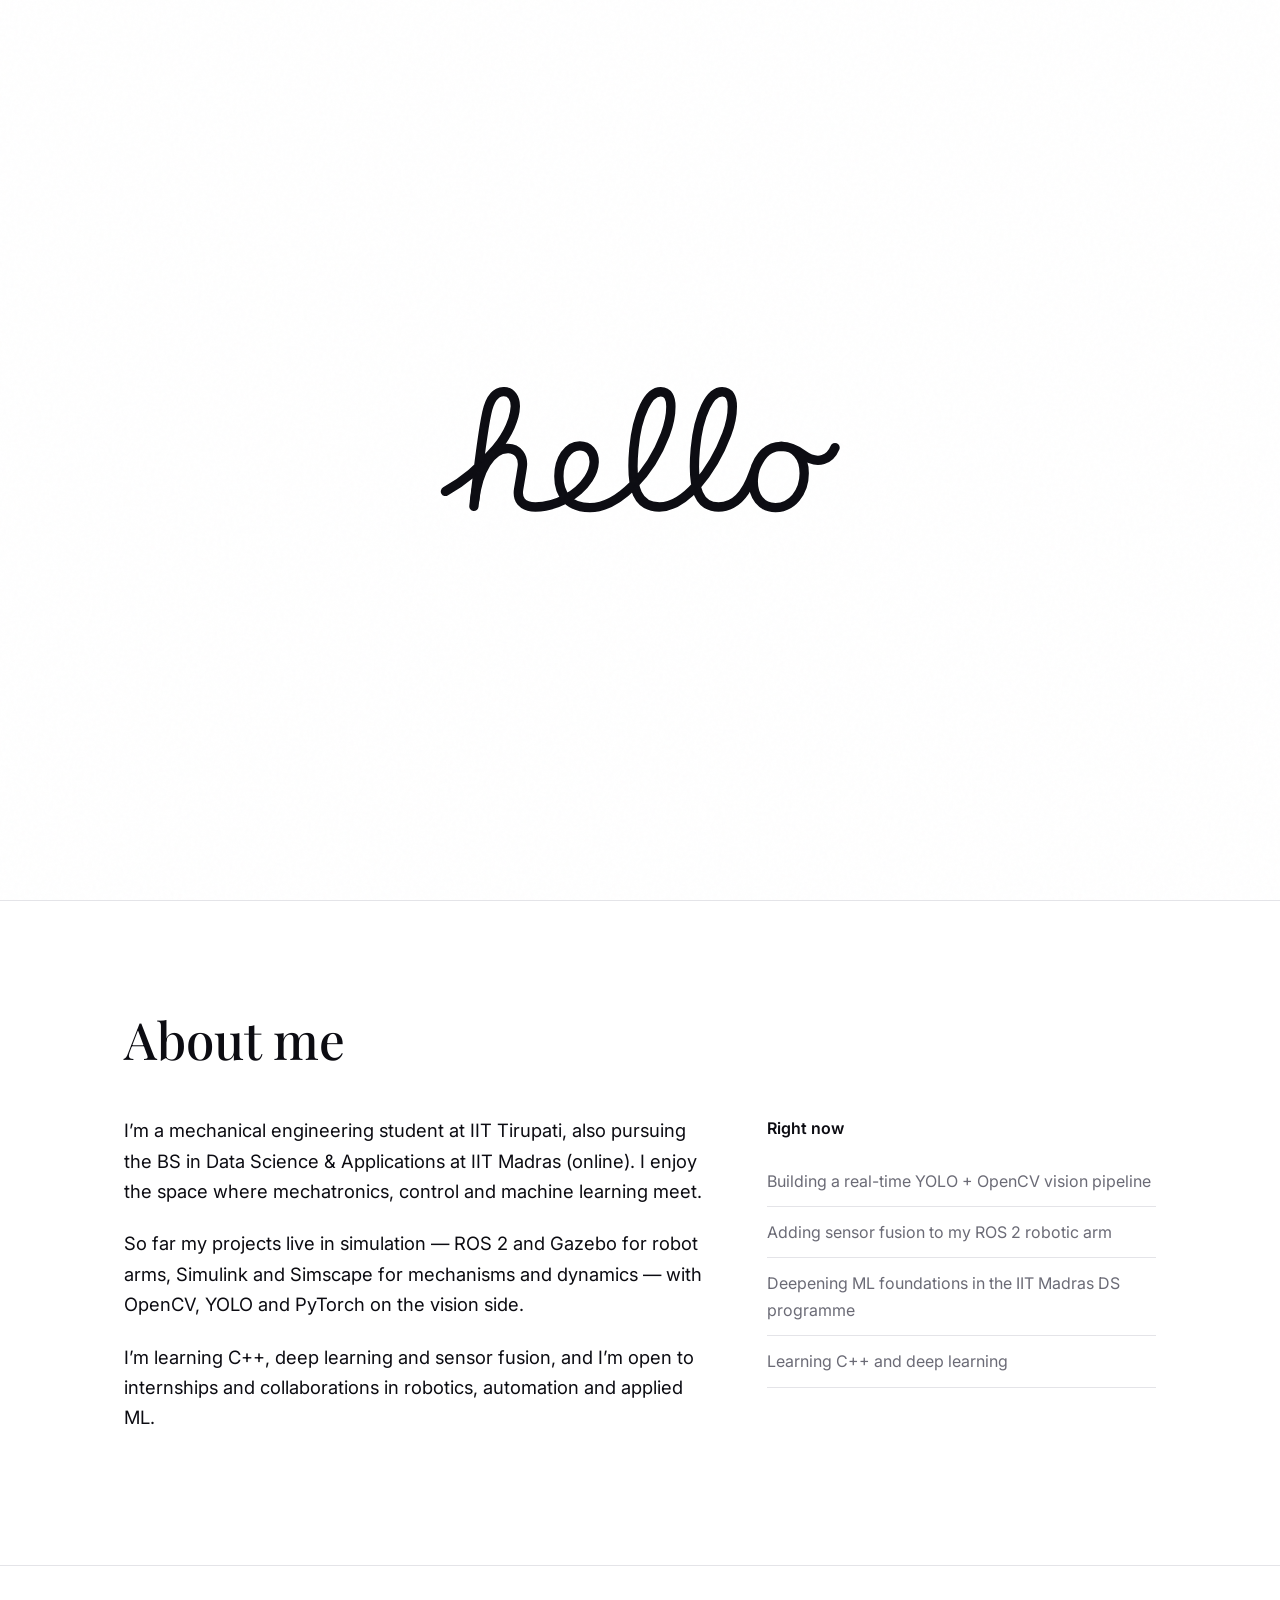
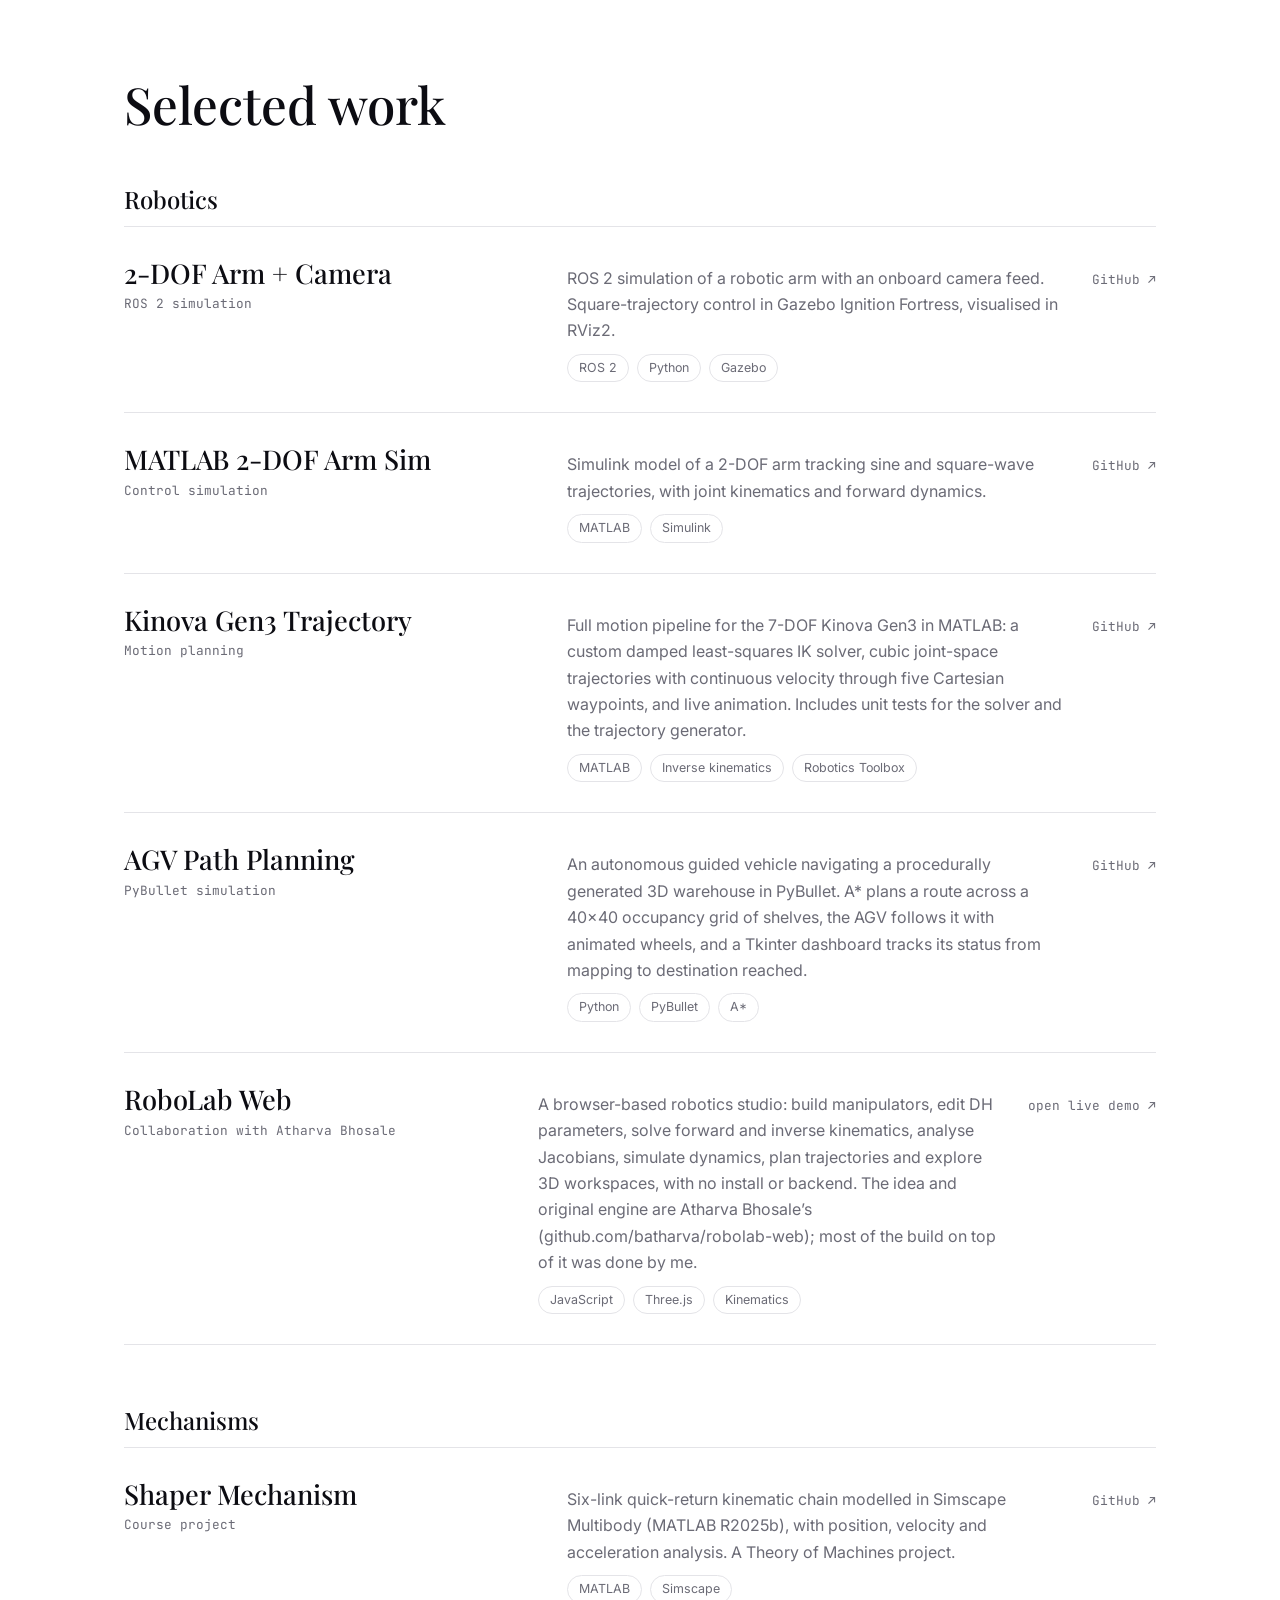
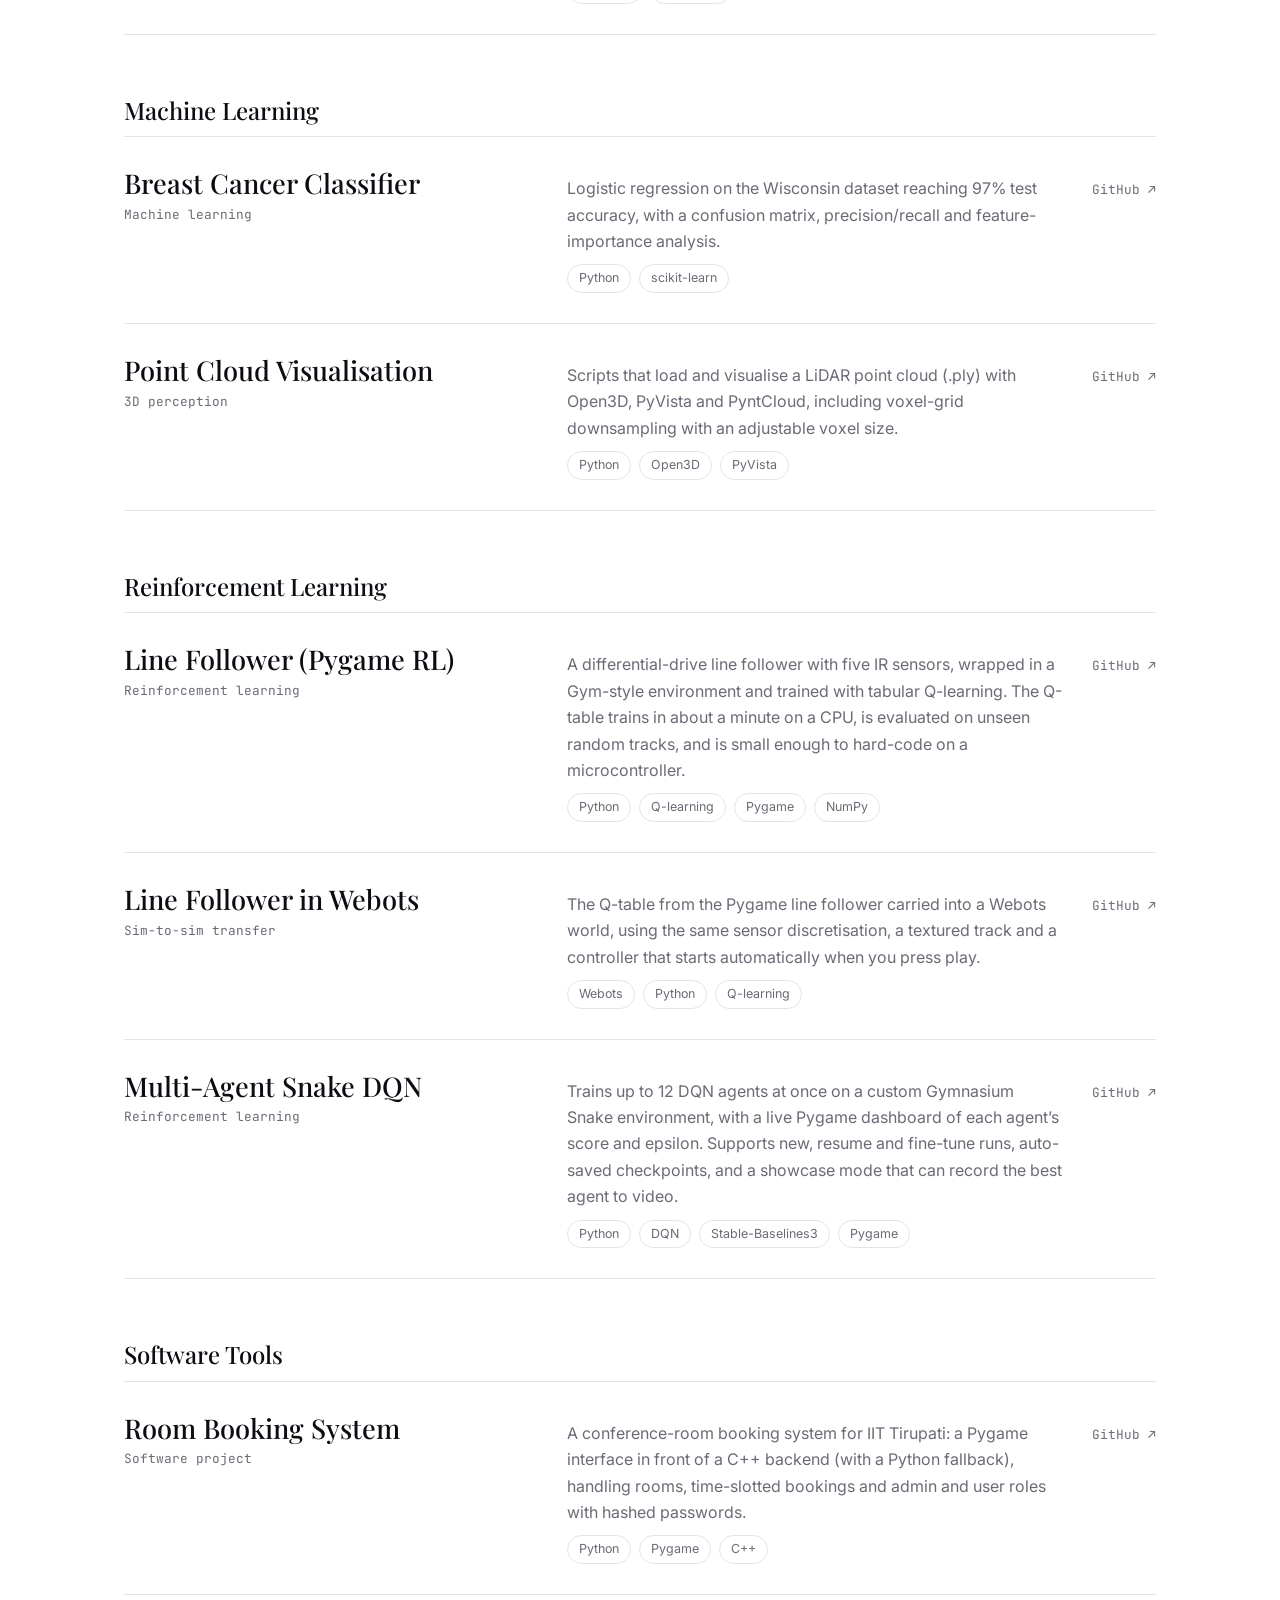
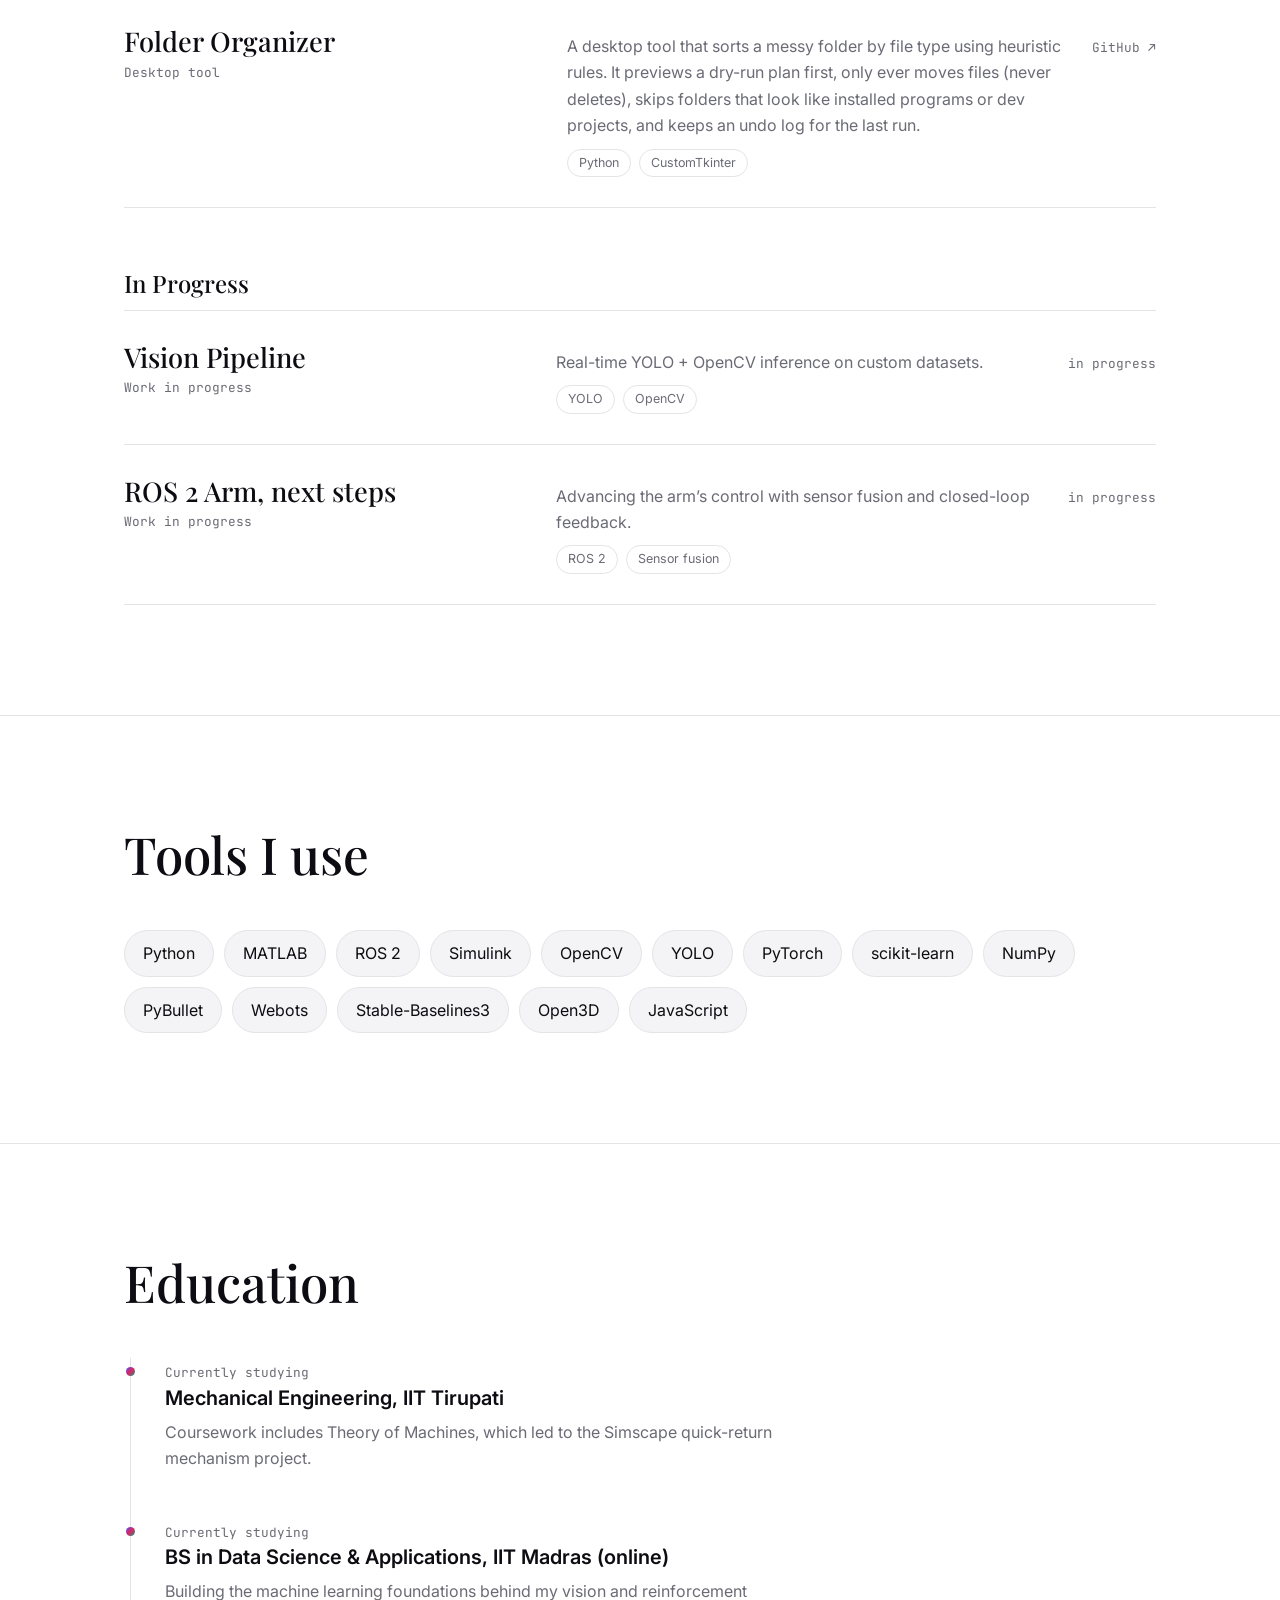
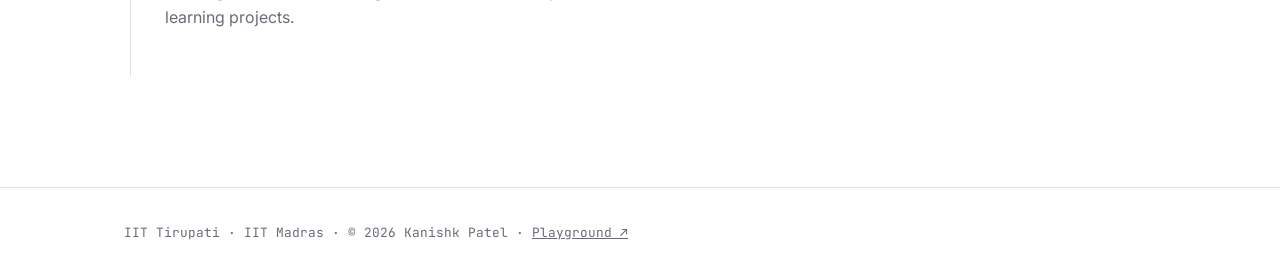
<file: index.html>
<!DOCTYPE html><html lang="en"><head><meta charset="utf-8"><meta name="viewport" content="width=device-width, initial-scale=1, viewport-fit=cover">
<title>Kanishk Patel | Robotics, Control & ML</title><meta name="description" content="Kanishk Patel: robotics, control, computer vision and machine learning projects.">
<meta name="theme-color" content="#ffffff" media="(prefers-color-scheme: light)"><meta name="theme-color" content="#0a0a0f" media="(prefers-color-scheme: dark)">
<link rel="icon" href="favicon-light.svg" media="(prefers-color-scheme: light)"><link rel="icon" href="favicon-dark.svg" media="(prefers-color-scheme: dark)">
<link rel="preconnect" href="https://fonts.googleapis.com"><link rel="preconnect" href="https://fonts.gstatic.com" crossorigin>
<link href="https://fonts.googleapis.com/css2?family=Alex+Brush&family=Inter:wght@400;500;600;900&family=JetBrains+Mono:wght@400&family=Playfair+Display:wght@500&display=swap" rel="stylesheet">
<link rel="stylesheet" href="styles.css"></head><body data-page="home"><div id="intro"><svg viewBox="0 0 638 200" fill="none" stroke="currentColor" stroke-width="14.9" stroke-linecap="round" aria-hidden="true"><path d="M8.69214 166.553C36.2393 151.239 61.3409 131.548 89.8191 98.0295C109.203 75.1488 119.625 49.0228 120.122 31.0026C120.37 17.6036 113.836 7.43883 101.759 7.43883C88.3598 7.43883 79.9231 17.6036 74.7122 40.9363C69.005 66.5793 64.7866 96.0036 54.1166 190.356" pathLength="1"/><path d="M55.1624 181.135C60.6251 133.114 81.4118 98.0479 107.963 98.0479C123.844 98.0479 133.937 110.703 131.071 128.817C129.457 139.487 127.587 150.405 125.408 163.06C122.869 178.941 130.128 191.348 152.122 191.348C184.197 191.348 219.189 173.523 237.097 145.915C243.198 136.509 245.68 128.073 245.928 119.884C246.176 104.996 237.739 93.8296 222.851 93.8296C203.992 93.8296 189.6 115.17 189.6 142.465C189.6 171.745 205.481 192.341 239.208 192.341C285.066 192.341 335.86 137.292 359.199 75.8585C365.788 58.513 368.26 42.4065 368.26 31.1512C368.26 17.8057 364.042 7.55823 352.131 7.55823C340.469 7.55823 332.777 16.6141 325.829 30.9129C317.688 47.4967 311.667 71.4162 309.203 98.4549C303 166.301 316.896 191.348 349.936 191.348C390 191.348 434.542 135.534 457.286 75.6686C463.803 58.513 466.275 42.4065 466.275 31.1512C466.275 17.8057 462.057 7.55823 450.146 7.55823C438.484 7.55823 430.792 16.6141 423.844 30.9129C415.703 47.4967 409.682 71.4162 407.218 98.4549C401.015 166.301 414.911 191.348 444.416 191.348C473.874 191.348 489.877 165.67 499.471 138.402C508.955 111.447 520.618 94.8221 544.935 94.8221C565.035 94.8221 580.916 109.71 580.916 137.75C580.916 168.768 560.792 192.093 535.362 192.341C512.984 192.589 498.285 174.475 499.774 147.179C501.511 116.907 519.873 94.8221 543.943 94.8221C557.839 94.8221 569.51 100.999 578.682 107.725C603.549 125.866 622.709 114.656 630.047 96.7186" pathLength="1"/></svg></div><nav><div class="wrap"><a class="sig" href="index.html" id="navName"></a>
<ul><li><a href="index.html#about">About</a></li><li><a href="index.html#work">Work</a></li><li><a href="index.html#skills">Skills</a></li><li><a href="index.html#education">Education</a></li><li><a href="contact.html">Contact</a></li></ul>
<button id="theme" aria-label="Toggle light and dark theme">◐</button></div></nav>
<header class="hero"><div class="dots"></div><div class="beam l"></div><div class="beam r"></div>
<div class="hwrap"><div class="top"><p class="note" id="hi"></p><a class="gh" id="gh" target="_blank" rel="noopener" aria-label="GitHub"><svg width="32" height="32" viewBox="0 0 24 24" fill="none" stroke="currentColor" stroke-width="2" stroke-linecap="round" stroke-linejoin="round"><path d="M15 22v-4a4.8 4.8 0 0 0-1-3.5c3 0 6-2 6-5.5.08-1.25-.27-2.48-1-3.5.28-1.15.28-2.35 0-3.5 0 0-1 0-3 1.5-2.64-.5-5.36-.5-8 0C6 2 5 2 5 2c-.3 1.15-.3 2.35 0 3.5A5.4 5.4 0 0 0 4 9c0 3.5 3 5.5 6 5.5-.39.49-.68 1.05-.85 1.65-.17.6-.22 1.23-.15 1.85v4"/><path d="M9 18c-4.51 2-5-2-7-2"/></svg></a></div>
<h1 class="big" id="headline"></h1>
<div class="foot"><i></i><span class="loc" id="loc"></span><a class="pill" href="#work" aria-label="See my work"><span>See my work</span><b>↘</b></a></div></div></header>
<a class="tab" href="contact.html" id="availText">Available for opportunities</a>
<main><section id="about"><div class="wrap"><h2>About me</h2><div class="about"><div id="bio"></div><div><h3 class="sub">Right now</h3><ul class="now" id="now"></ul></div></div></div></section>
<section id="work"><div class="wrap"><h2>Selected work</h2><div id="projects"></div></div></section>
<section id="skills"><div class="wrap"><h2>Tools I use</h2><div class="chips" id="skillGrid"></div></div></section>
<section id="education"><div class="wrap"><h2>Education</h2><div class="tl" id="timeline"></div></div></section></main>
<footer><div class="wrap mono" id="foot"></div></footer><script src="data.js"></script><script src="app.js"></script></body></html>
</file>
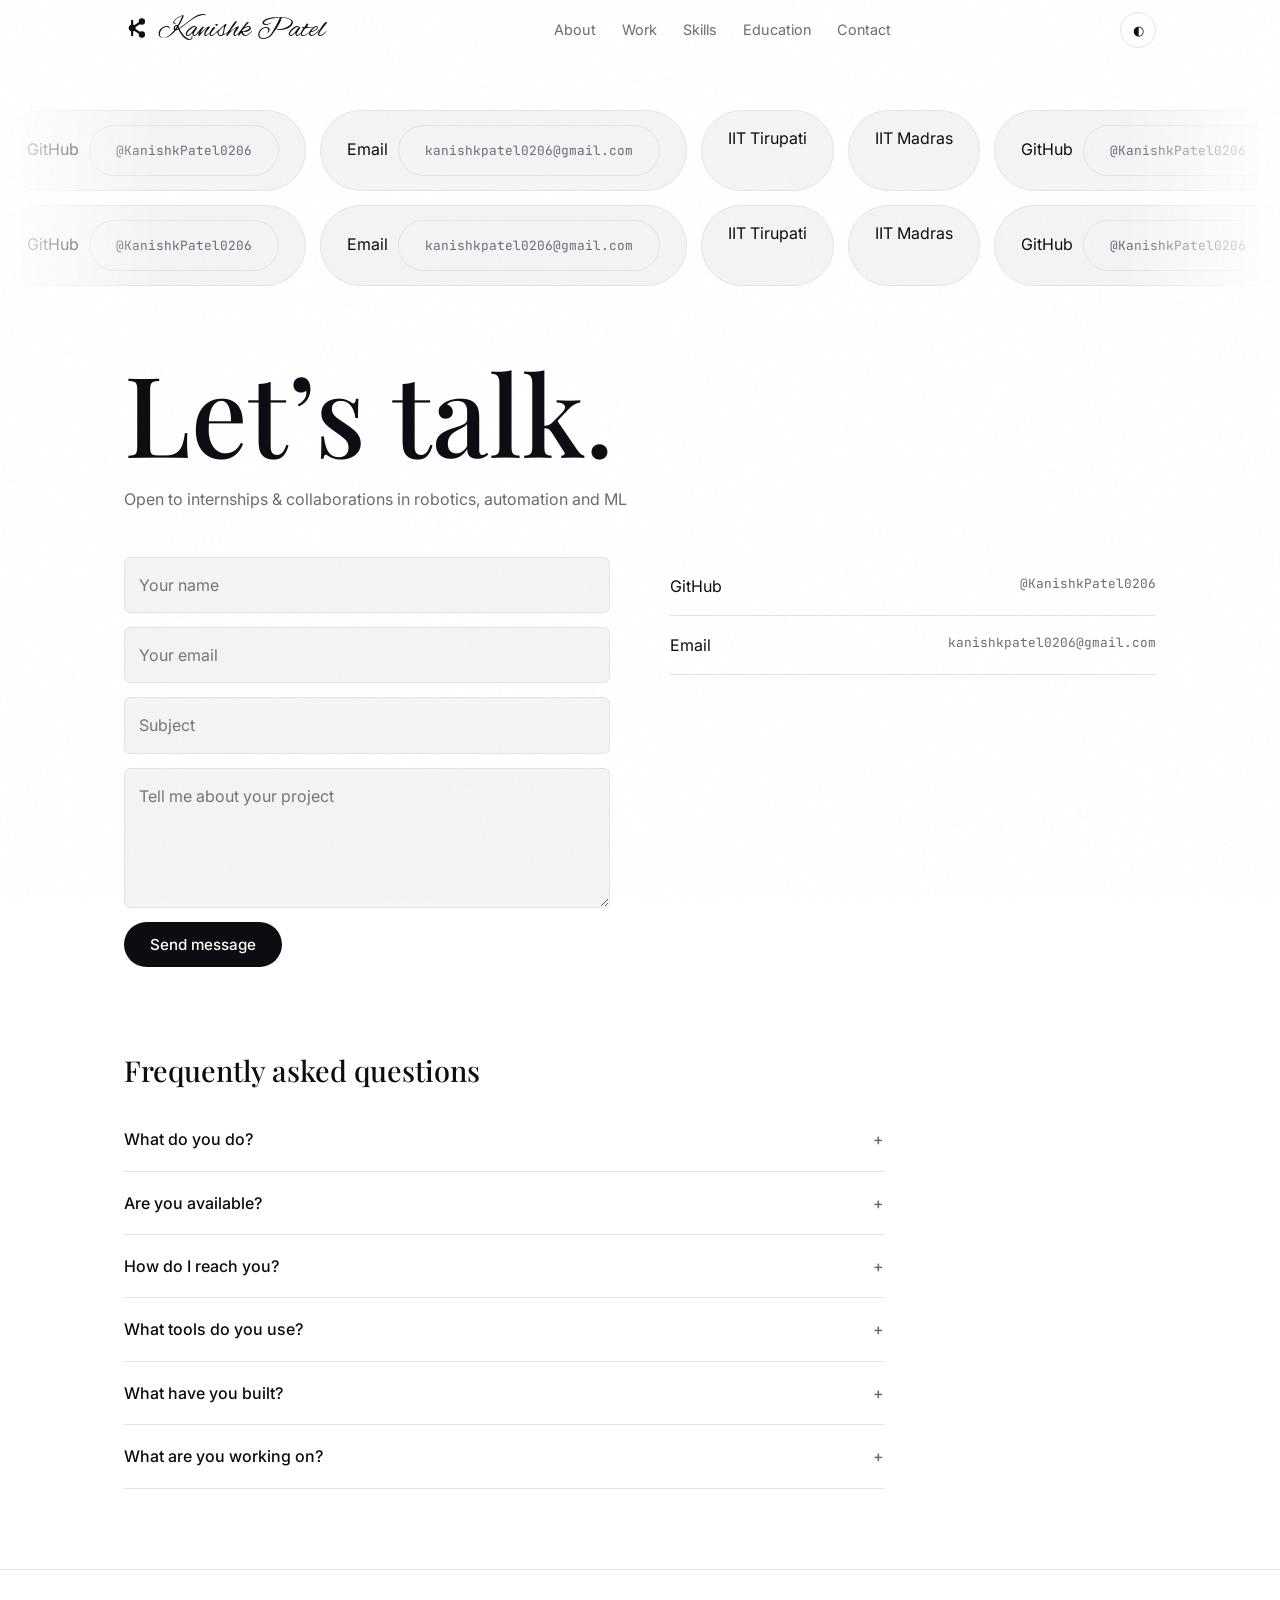
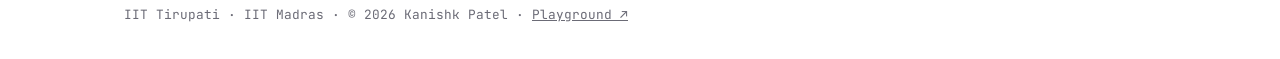
<file: contact.html>
<!DOCTYPE html><html lang="en"><head><meta charset="utf-8"><meta name="viewport" content="width=device-width, initial-scale=1, viewport-fit=cover">
<title>Contact | Kanishk Patel</title><meta name="description" content="Kanishk Patel: robotics, control, computer vision and machine learning projects.">
<meta name="theme-color" content="#ffffff" media="(prefers-color-scheme: light)"><meta name="theme-color" content="#0a0a0f" media="(prefers-color-scheme: dark)">
<link rel="icon" href="favicon-light.svg" media="(prefers-color-scheme: light)"><link rel="icon" href="favicon-dark.svg" media="(prefers-color-scheme: dark)">
<link rel="preconnect" href="https://fonts.googleapis.com"><link rel="preconnect" href="https://fonts.gstatic.com" crossorigin>
<link href="https://fonts.googleapis.com/css2?family=Alex+Brush&family=Inter:wght@400;500;600;900&family=JetBrains+Mono:wght@400&family=Playfair+Display:wght@500&display=swap" rel="stylesheet">
<link rel="stylesheet" href="styles.css"></head><body data-page="contact"><nav><div class="wrap"><a class="sig" href="index.html" id="navName"></a>
<ul><li><a href="index.html#about">About</a></li><li><a href="index.html#work">Work</a></li><li><a href="index.html#skills">Skills</a></li><li><a href="index.html#education">Education</a></li><li><a href="contact.html">Contact</a></li></ul>
<button id="theme" aria-label="Toggle light and dark theme">◐</button></div></nav>
<main class="cpage"><div class="marq" aria-hidden="true"><div id="m1"></div></div><div class="marq rev" aria-hidden="true"><div id="m2"></div></div>
<div class="wrap"><p class="talk">Let’s talk.</p><p class="lead" id="lead"></p>
<div class="contact"><form id="form"><input name="name" placeholder="Your name" required aria-label="Your name"><input name="email" type="email" placeholder="Your email" required aria-label="Your email"><input name="subject" placeholder="Subject" aria-label="Subject"><textarea name="msg" placeholder="Tell me about your project" required aria-label="Message"></textarea><button class="btn" type="submit">Send message</button></form>
<div class="links" id="links"></div></div>
<div class="faq"><h3>Frequently asked questions</h3><div id="faq"></div></div></div></main>
<footer><div class="wrap mono" id="foot"></div></footer><script src="data.js"></script><script src="app.js"></script></body></html>
</file>
<file: styles.css>
:root{--bg:#fff;--fg:#0c0c12;--mut:#6b6b76;--line:#e4e4e8;--acc:#4254ff;--dot:#888;--card:#f4f4f6;--beam:0,0,0;--c1:#4254ff;--c2:#e0245e;--c3:#0d9488;--orb:.16}
@media(prefers-color-scheme:dark){:root:not([data-theme=light]){--bg:#0a0a0f;--fg:#f2f2f5;--mut:#9a9aa6;--line:#22222b;--acc:#8a96ff;--dot:#444;--card:#14141b;--beam:255,255,255;--c1:#8a96ff;--c2:#ff7eb6;--c3:#5eead4;--orb:.22}}
:root[data-theme=dark]{--bg:#0a0a0f;--fg:#f2f2f5;--mut:#9a9aa6;--line:#22222b;--acc:#8a96ff;--dot:#444;--card:#14141b;--beam:255,255,255;--c1:#8a96ff;--c2:#ff7eb6;--c3:#5eead4;--orb:.22}
*{box-sizing:border-box;margin:0}
html{scroll-behavior:smooth;scroll-padding-top:72px}
body{background:var(--bg);color:var(--fg);font:16px/1.65 Inter,system-ui,sans-serif;overflow-x:hidden}
a{color:inherit}:focus-visible{outline:2px solid var(--acc);outline-offset:3px}
.wrap{max-width:1080px;margin:0 auto;padding:0 24px}
.mono{font-family:"JetBrains Mono",monospace;font-size:.8rem;color:var(--mut)}
section{padding:110px 0;border-top:1px solid var(--line)}
h2,.gt,.proj h3,.talk,.faq h3,.stats b{font-family:"Playfair Display",Georgia,serif;font-weight:500}
h2{font-size:clamp(2rem,5vw,3.2rem);line-height:1.1;margin-bottom:48px}
#intro{position:fixed;inset:0;z-index:100;background:var(--bg);display:grid;place-items:center;transition:opacity .7s,visibility .7s}
#intro svg{width:min(70vw,400px)}#intro path{stroke-dasharray:1;stroke-dashoffset:1;animation:draw 1.5s ease forwards}
#intro path+path{animation-delay:.9s;animation-duration:1.8s}
#intro.done{opacity:0;visibility:hidden}@keyframes draw{to{stroke-dashoffset:0}}
nav{position:fixed;top:0;left:0;right:0;z-index:50;padding-top:env(safe-area-inset-top,0);backdrop-filter:blur(14px);background:color-mix(in srgb,var(--bg) 78%,transparent)}
nav .wrap{display:flex;align-items:center;justify-content:space-between;height:60px}
.sig{font-family:"Alex Brush",cursive;font-size:1.9rem;text-decoration:none}
nav ul{display:flex;gap:26px;list-style:none;padding:0;font-size:.9rem}nav ul a{text-decoration:none;color:var(--mut)}nav ul a:hover{color:var(--fg)}
#theme{background:none;border:1px solid var(--line);color:var(--fg);border-radius:50%;width:36px;height:36px;cursor:pointer}
.hero{position:relative;min-height:100svh;display:flex;align-items:center;padding:130px 0 70px;overflow:hidden}
.dots{position:absolute;inset:0;background:radial-gradient(circle,var(--dot) .5px,transparent .5px) 0 0/24px 24px;opacity:.25}
.beam{position:absolute;top:-10%;width:520px;height:130%;pointer-events:none;background:radial-gradient(50% 50% at 50% 50%,rgba(var(--beam),.1),transparent 75%);transform-origin:top;animation:beam 1s 2.6s both}
.beam.l{left:2%;transform:rotate(-30deg)}.beam.r{right:2%;transform:rotate(30deg)}@keyframes beam{from{opacity:0}}
.hwrap{position:relative;width:100%;max-width:105rem;margin:0 auto;padding:0 24px 0 72px}
.top{display:flex;justify-content:space-between;align-items:flex-start;gap:24px}
.note{font-size:.7rem;letter-spacing:.2em;text-transform:uppercase;font-weight:500;color:var(--mut);line-height:1.8;max-width:230px}
.gh{color:var(--acc);opacity:.7}.gh:hover{opacity:1}
.big{font-weight:900;text-transform:uppercase;line-height:.85;letter-spacing:-.05em;font-size:clamp(3rem,11vw,13rem);margin-top:30px}
.big .ln{display:flex;align-items:center;gap:.06em;width:fit-content;opacity:0;transform:translateY(30px);animation:up .9s 2.5s forwards}
.big .ln:nth-child(2){margin-left:.5em;animation-delay:2.65s}.big .ln:nth-child(3){animation-delay:2.8s}
.big span{background:linear-gradient(120deg,var(--fg) 30%,var(--mut) 50%,var(--fg) 70%) 0 0/200%;-webkit-background-clip:text;background-clip:text;color:transparent;animation:shine 5s linear infinite}
@keyframes up{to{opacity:1;transform:none}}@keyframes shine{from{background-position:200%}to{background-position:-200%}}
.foot{display:flex;align-items:center;gap:24px;margin-top:70px}.foot>i{flex:1;height:1px;background:var(--line)}
.loc{font-size:.7rem;letter-spacing:.3em;font-weight:700;color:var(--mut);white-space:nowrap}
.pill{display:flex;align-items:center;justify-content:flex-end;height:48px;width:48px;border-radius:99px;background:var(--fg);color:var(--bg);text-decoration:none;overflow:hidden;transition:width .5s;white-space:nowrap}
.pill span{opacity:0;font-size:.8rem;font-weight:600;padding-left:22px;transition:opacity .2s}.pill b{display:grid;place-items:center;min-width:48px;font-weight:400;font-size:1.2rem;transition:transform .5s}
.pill:hover,.pill:focus-visible{width:170px}.pill:hover span,.pill:focus-visible span{opacity:1;transition-delay:.15s}.pill:hover b{transform:rotate(-45deg)}
.tab{position:fixed;left:0;top:50%;transform:translateY(-50%);z-index:40;background:var(--fg);color:var(--bg);writing-mode:vertical-rl;padding:26px 11px;border-radius:0 22px 22px 0;font-size:.62rem;font-weight:900;letter-spacing:.4em;text-decoration:none;text-transform:uppercase}
.about{display:grid;grid-template-columns:1.5fr 1fr;gap:60px}.about p{font-size:1.15rem;margin-bottom:1.2em;max-width:60ch}
.sub{font-size:1rem;font-weight:600;margin-bottom:14px}.now{list-style:none;padding:0}.now li{padding:12px 0;border-bottom:1px solid var(--line);color:var(--mut)}
.group{margin-top:56px}.group:first-of-type{margin-top:0}.gt{font-size:1.5rem;margin-bottom:6px}
.proj{display:grid;grid-template-columns:1fr 1.2fr auto;gap:30px;align-items:baseline;padding:30px 0;border-top:1px solid var(--line);text-decoration:none;transition:padding .25s}
.proj:last-child{border-bottom:1px solid var(--line)}a.proj:hover{padding-left:14px}.proj h3{font-size:1.7rem;line-height:1.2}.proj .mono{display:block;margin-top:4px}.proj p{color:var(--mut)}
.tags,.chips{display:flex;flex-wrap:wrap;gap:8px}.tags{margin-top:10px}.chips{gap:10px}
.tags span{font-size:.78rem;padding:3px 11px;border:1px solid var(--line);border-radius:99px;color:var(--mut)}
.chips span{padding:9px 18px;border:1px solid var(--line);border-radius:99px;background:var(--card)}
.tl{border-left:1px solid var(--line);margin-left:6px}.tl article{position:relative;padding:0 0 46px 34px}
.tl article::before{content:"";position:absolute;left:-5px;top:9px;width:9px;height:9px;border-radius:50%;background:var(--acc)}
.tl h3{font-size:1.25rem;font-weight:600;line-height:1.3}.tl p{color:var(--mut);max-width:62ch;margin-top:8px}
.cpage{padding-top:110px;overflow:hidden}.marq{overflow:hidden;margin-bottom:14px;mask-image:linear-gradient(90deg,transparent,#000 12%,#000 88%,transparent);-webkit-mask-image:linear-gradient(90deg,transparent,#000 12%,#000 88%,transparent)}
.marq>div{display:flex;gap:14px;width:max-content;animation:mq 40s linear infinite}.marq.rev>div{animation-direction:reverse}@keyframes mq{to{transform:translateX(-50%)}}
.marq a,.marq span{display:flex;gap:10px;align-items:baseline;padding:14px 26px;border:1px solid var(--line);border-radius:99px;background:var(--card);text-decoration:none;white-space:nowrap}
.talk{font-size:clamp(2.6rem,9vw,7rem);line-height:1;margin:70px 0 18px}.lead{color:var(--mut);margin-bottom:44px}
.contact{display:grid;grid-template-columns:1fr 1fr;gap:60px}form{display:grid;gap:14px}
input,textarea{width:100%;font:inherit;color:var(--fg);background:var(--card);border:1px solid var(--line);border-radius:6px;padding:14px}textarea{min-height:140px;resize:vertical}
.btn{justify-self:start;padding:13px 26px;border:0;border-radius:99px;background:var(--fg);color:var(--bg);font:500 .95rem Inter;cursor:pointer}
.links a{display:flex;justify-content:space-between;gap:20px;padding:16px 0;border-bottom:1px solid var(--line);text-decoration:none}.links a:hover span:first-child{color:var(--acc)}
.faq{margin:80px 0;max-width:760px}.faq h3{font-size:1.8rem;margin-bottom:14px}
details{border-bottom:1px solid var(--line);padding:18px 0}summary{cursor:pointer;font-weight:500;list-style:none;display:flex;justify-content:space-between}
summary::after{content:"+";color:var(--mut)}details[open] summary::after{content:"\2212"}details p{color:var(--mut);margin-top:10px;max-width:60ch}
footer{padding:34px 0 calc(34px + env(safe-area-inset-bottom,0px));border-top:1px solid var(--line)}
@media(max-width:760px){.hwrap{padding-left:24px}nav ul,.tab{display:none}.top{flex-direction:column}.about,.contact,.proj{grid-template-columns:1fr;gap:30px}.proj{gap:8px}.big .ln:nth-child(2){margin-left:.2em}.beam{display:none}}
@media(prefers-reduced-motion:reduce){*{animation:none!important;transition:none!important}.big span{opacity:1;transform:none}#intro path{stroke-dashoffset:0}.marq>div{width:auto;flex-wrap:wrap}}

.ic{width:.78em;height:.78em;flex:none;fill:none;stroke:currentColor;stroke-width:1.7;stroke-linecap:round;stroke-linejoin:round;cursor:pointer;transition:filter .3s}
.ic:hover{filter:drop-shadow(0 0 .12em currentColor)}.ic.arm{color:#38bdf8}.ic.gear{color:#eab308}.ic.gear circle[stroke-dasharray]{stroke-width:2.2}.ic.net{color:#2dd4bf}
.ic .a1,.ic .a2{transform-box:view-box;animation:swing 4s ease-in-out infinite}.ic .a1{transform-origin:5px 19px}.ic .a2{transform-origin:11px 11px;animation-duration:3s;animation-direction:alternate}
@keyframes swing{0%,100%{transform:rotate(-14deg)}50%{transform:rotate(16deg)}}
.ic .gr{transform-box:view-box;transform-origin:12px 12px;animation:spin 8s linear infinite}.ic.gear:hover .gr{animation-duration:1.2s}@keyframes spin{to{transform:rotate(360deg)}}
.ic .nd{animation:blip 2.4s ease-in-out infinite;fill:currentColor}.ic .nd:nth-of-type(2){animation-delay:.4s}.ic .nd:nth-of-type(3){animation-delay:.8s}.ic .nd:nth-of-type(4){animation-delay:1.2s}@keyframes blip{50%{opacity:.25}}
.big .ln:hover .ic{animation:float 1.6s ease-in-out infinite}@keyframes float{50%{transform:translateY(-.08em) rotate(4deg)}}
.met{position:absolute;width:2px;height:2px;border-radius:50%;background:var(--fg);opacity:0;box-shadow:0 0 0 1px rgba(var(--beam),.08),0 0 14px 2px rgba(var(--beam),.25);animation:meteor 6s linear infinite}
.met::after{content:"";position:absolute;top:50%;right:2px;width:90px;height:1px;transform:translateY(-50%);background:linear-gradient(90deg,transparent,rgba(var(--beam),.45))}
@keyframes meteor{0%{transform:rotate(215deg) translateX(0);opacity:1}70%{opacity:1}100%{transform:rotate(215deg) translateX(-500px);opacity:0}}
#spark{position:fixed;inset:0;z-index:9999;pointer-events:none}
.rv{opacity:0;transform:translateY(24px);transition:opacity .7s,transform .7s;transition-delay:calc(var(--i,0)*60ms)}.rv.in{opacity:1;transform:none}
.proj.rv{transition:opacity .7s,transform .7s,padding .25s}
.sig svg{width:26px;height:26px;vertical-align:-5px;margin-right:8px}.sig svg .a2{transform-box:view-box;transform-origin:10px 16px;animation:swing 5s ease-in-out infinite}
.dot{display:inline-block;width:7px;height:7px;margin-right:8px;border-radius:50%;background:#22c55e;animation:ping 2s ease-out infinite}@keyframes ping{0%{box-shadow:0 0 0 0 rgba(34,197,94,.6)}100%{box-shadow:0 0 0 9px transparent}}
body[data-page=contact] main{animation:fadein .8s both}@keyframes fadein{from{opacity:0;transform:translateY(16px)}}
@media(prefers-reduced-motion:reduce){.rv{opacity:1;transform:none}.met{display:none}}

/* ===== Cursor + motion layer (added) ===== */
:root{--grad:linear-gradient(135deg,var(--c1),var(--c2),var(--c3))}
body{transition:background-color .35s,color .35s}
/* noise overlay */
body::before{content:"";position:fixed;inset:0;pointer-events:none;z-index:1000;opacity:.4;background-image:url("data:image/svg+xml,%3Csvg viewBox='0 0 256 256' xmlns='http://www.w3.org/2000/svg'%3E%3Cfilter id='n'%3E%3CfeTurbulence type='fractalNoise' baseFrequency='0.9' numOctaves='4' stitchTiles='stitch'/%3E%3C/filter%3E%3Crect width='100%25' height='100%25' filter='url(%23n)' opacity='0.05'/%3E%3C/svg%3E")}
/* floating hero orbs */
.orb{position:absolute;border-radius:50%;filter:blur(80px);opacity:var(--orb);pointer-events:none;animation:orbfloat 10s ease-in-out infinite}
.orb.o1{width:480px;height:480px;background:var(--c1);top:-120px;left:-100px}
.orb.o2{width:400px;height:400px;background:var(--c2);bottom:-90px;right:-80px;animation-delay:-4s}
.orb.o3{width:300px;height:300px;background:var(--c3);top:45%;left:48%;animation-delay:-7s}
@keyframes orbfloat{0%,100%{transform:translateY(0) scale(1)}50%{transform:translateY(-28px) scale(1.05)}}
/* custom cursor (fine pointers only) */
.cur,.cur-ring{position:fixed;top:0;left:0;pointer-events:none;border-radius:50%;opacity:0;transition:opacity .25s,background-color .25s,border-color .25s;will-change:transform}
.cur{width:12px;height:12px;margin:-6px 0 0 -6px;background:var(--c1);z-index:10001}
.cur-ring{width:36px;height:36px;margin:-18px 0 0 -18px;border:1.5px solid var(--c2);z-index:10000}
.cur-on .cur,.cur-on .cur-ring{opacity:1}
.cur-hover .cur-ring{background:color-mix(in srgb,var(--c2) 14%,transparent);border-color:var(--c1)}
@media(hover:hover) and (pointer:fine){html.cur-on,html.cur-on *{cursor:none!important}}
/* hover polish */
nav ul a{transition:color .2s}nav ul a:hover{color:var(--c1)}
.chips span,.tags span{transition:transform .3s,border-color .3s,color .3s,background-color .3s}
.chips span:hover{transform:translateY(-3px);border-color:var(--c1);color:var(--c1)}
.tags span:hover{border-color:var(--c2);color:var(--c2)}
a.proj{background:linear-gradient(90deg,var(--c1),var(--c2),var(--c3)) left bottom/0 2px no-repeat;transition:padding .25s,background-size .45s}
a.proj:hover{background-size:100% 2px}
.proj.rv{transition:opacity .7s,transform .7s,padding .25s,background-size .45s}
.btn,.pill{transition:transform .25s,opacity .25s,width .5s}.btn:hover{transform:translateY(-2px);background:var(--grad);color:#fff}
.tl article::before{background:var(--grad)}
.marq a:hover,.links a:hover{border-color:var(--c1)}
input:focus,textarea:focus{outline:0;border-color:var(--c1)}
@media(prefers-reduced-motion:reduce){.orb{animation:none}.cur,.cur-ring{display:none}html.cur-on,html.cur-on *{cursor:auto!important}}
</file>
